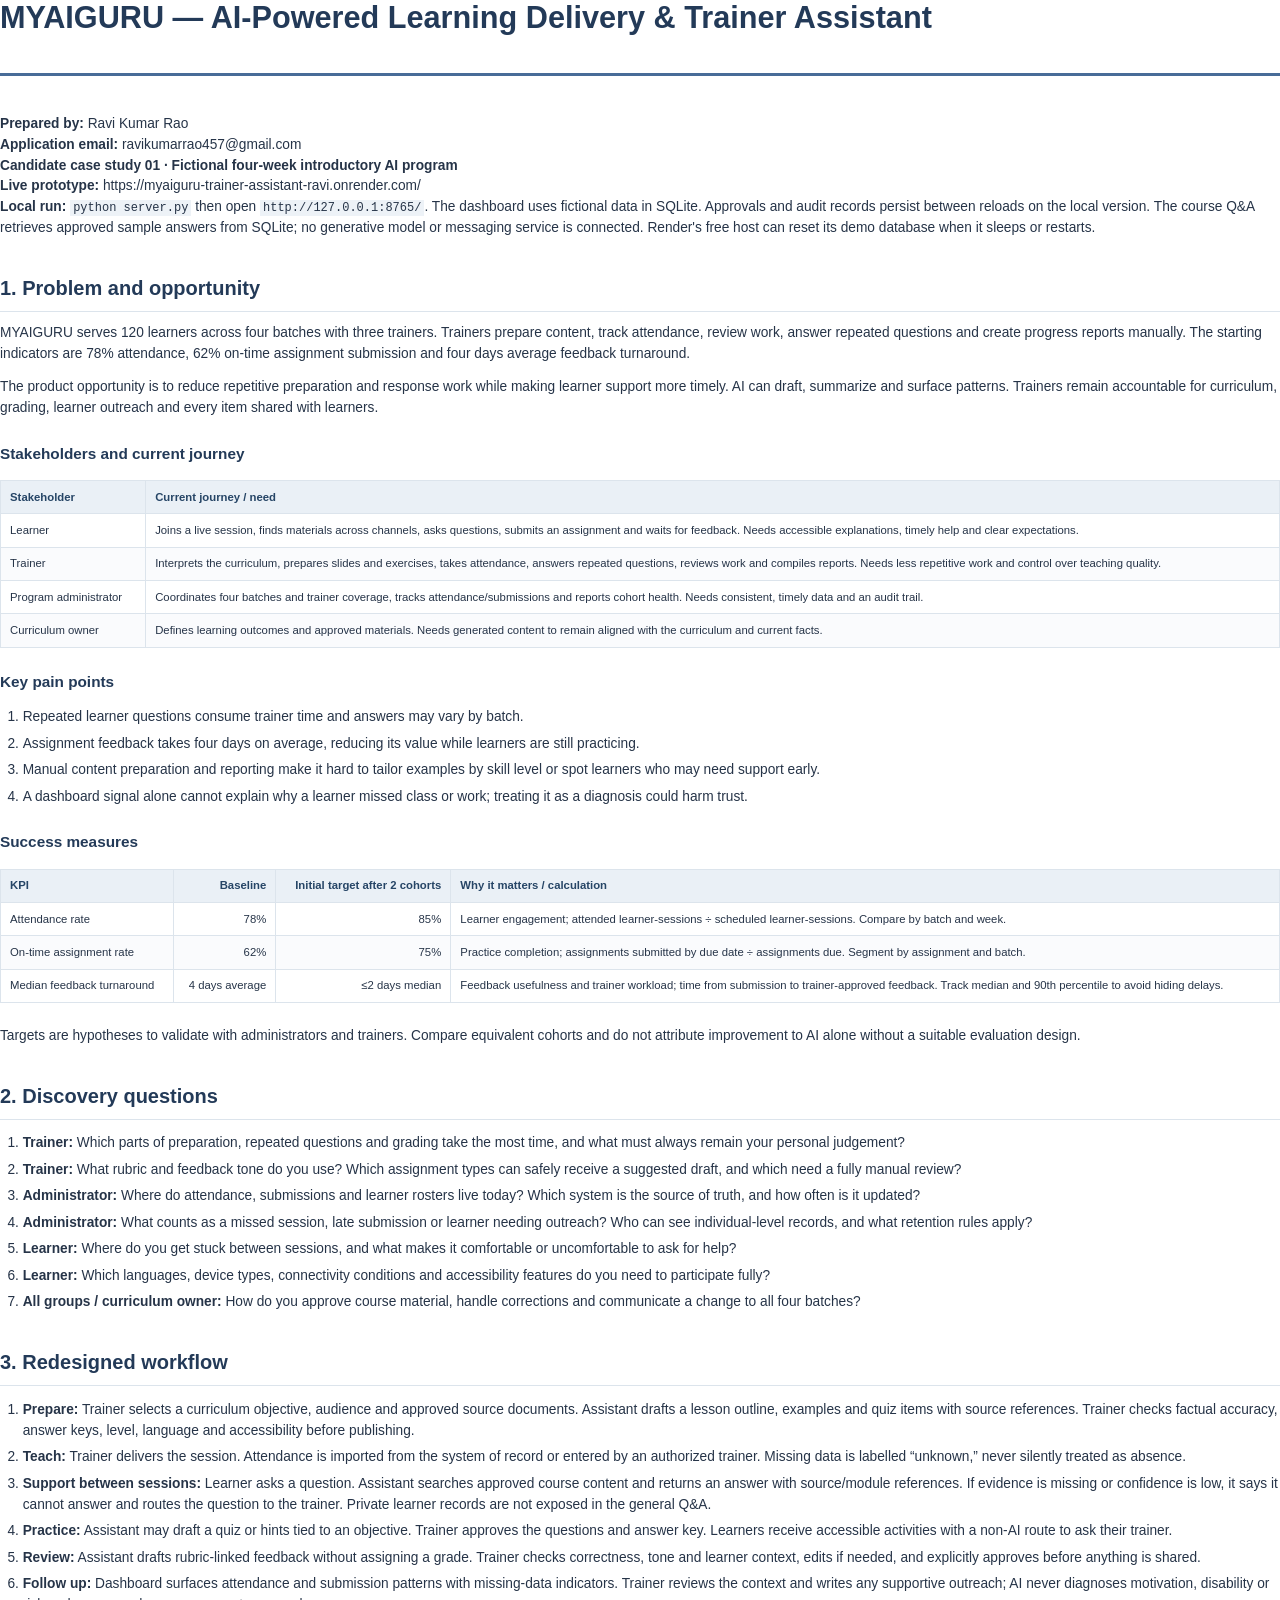
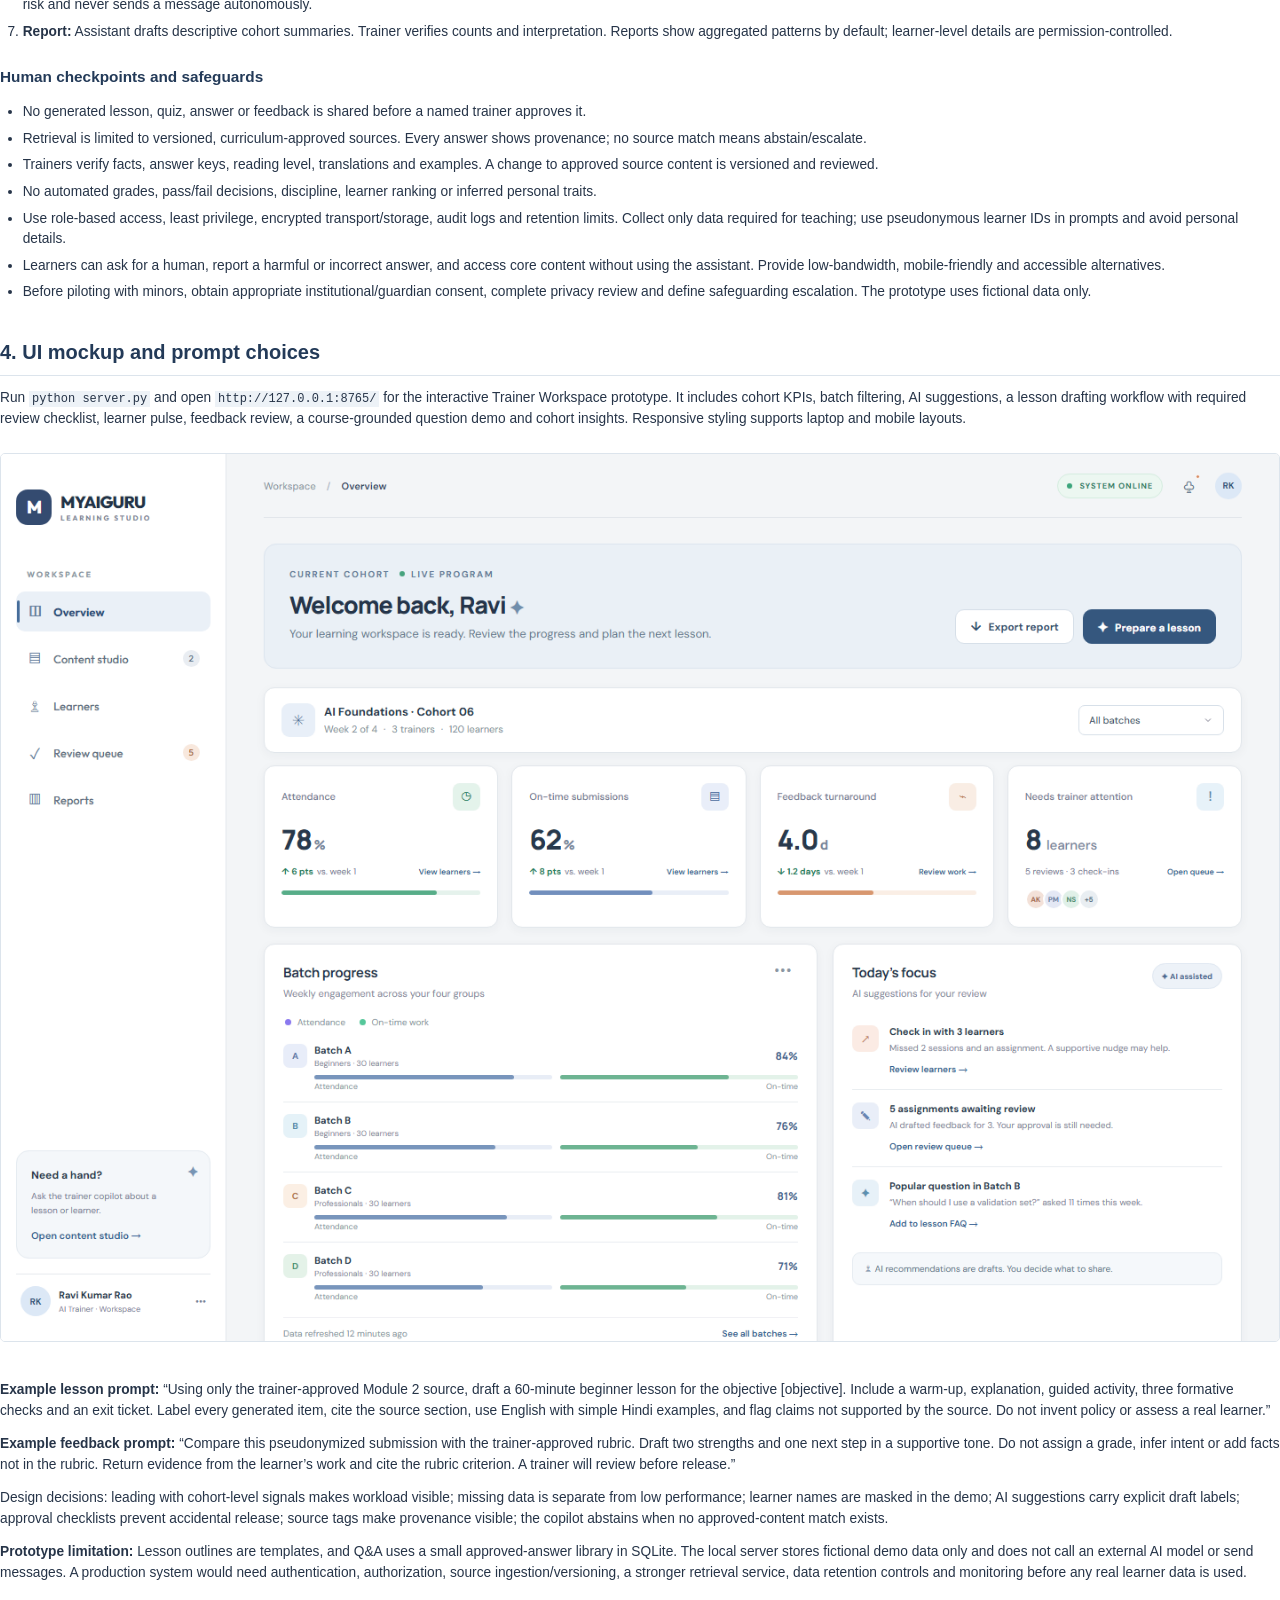
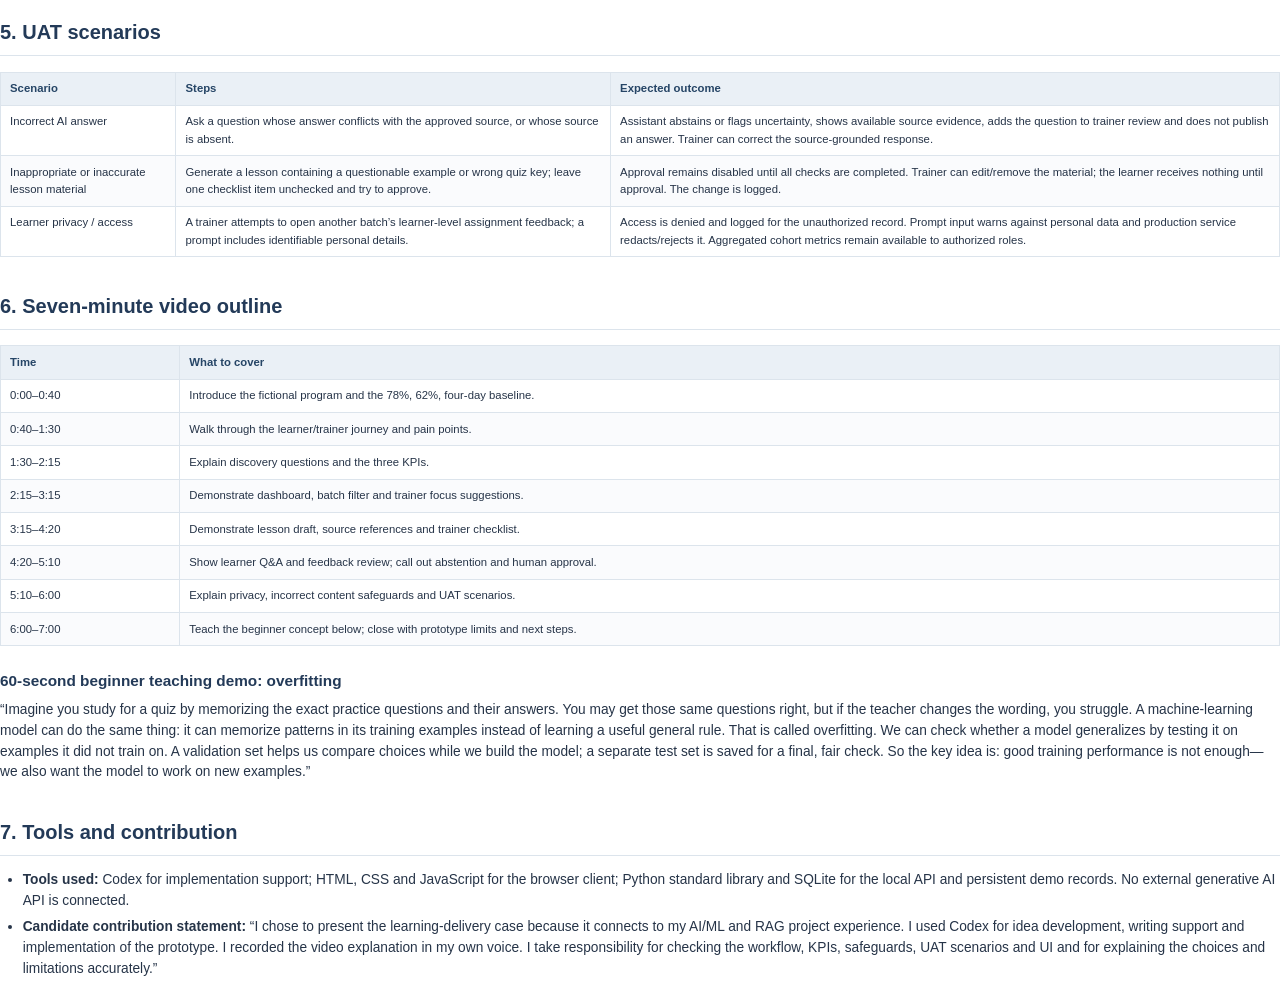
<file: S3K_Ravi_Kumar_Rao_Case_Study_01.html>
<!doctype html><html lang='en'><head><meta charset='utf-8'><title>S3K Case Study 01 — Ravi Kumar Rao</title><style>
@page { size:A4; margin:17mm 16mm 17mm 16mm; }
* { box-sizing:border-box; } body { font:10.3pt/1.52 Arial,sans-serif; color:#263448; margin:0; }
h1,h2,h3 { font-family:Arial,sans-serif; color:#233a58; page-break-after:avoid; }
h1 { font-size:23pt; line-height:1.15; padding-bottom:10mm; border-bottom:3px solid #486c98; margin:0 0 10mm; }
h2 { font-size:15pt; margin:9mm 0 3mm; border-bottom:1px solid #dce4ec; padding-bottom:2mm; }
h3 { font-size:11.5pt; margin:6mm 0 2mm; }
p { margin:0 0 3.2mm; } li { margin-bottom:1.5mm; } ul,ol { padding-left:6mm; }
table { width:100%; border-collapse:collapse; margin:4mm 0 6mm; font-size:8.5pt; page-break-inside:avoid; }
th,td { border:1px solid #dce4ec; padding:2mm 2.4mm; vertical-align:top; }
th { background:#eaf0f6; color:#264566; text-align:left; } tr:nth-child(even) td { background:#fafbfd; }
img { max-width:100%; border:1px solid #dce4ec; border-radius:5px; margin:3mm 0 5mm; }
code { font:9pt Consolas,monospace; background:#edf2f7; padding:1px 3px; overflow-wrap:anywhere; }
a { color:#315b8b; overflow-wrap:anywhere; } blockquote { border-left:3px solid #8fa9c3; margin:4mm 0; padding-left:4mm; }
</style></head><body><h1>MYAIGURU — AI-Powered Learning Delivery &amp; Trainer Assistant</h1>
<p><strong>Prepared by:</strong> Ravi Kumar Rao<br />
<strong>Application email:</strong> ravikumarrao457@gmail.com<br />
<strong>Candidate case study 01 · Fictional four-week introductory AI program</strong><br />
<strong>Live prototype:</strong> https://myaiguru-trainer-assistant-ravi.onrender.com/<br />
<strong>Local run:</strong> <code>python server.py</code> then open <code>http://127.0.0.1:8765/</code>. The dashboard uses fictional data in SQLite. Approvals and audit records persist between reloads on the local version. The course Q&amp;A retrieves approved sample answers from SQLite; no generative model or messaging service is connected. Render's free host can reset its demo database when it sleeps or restarts.</p>
<h2>1. Problem and opportunity</h2>
<p>MYAIGURU serves 120 learners across four batches with three trainers. Trainers prepare content, track attendance, review work, answer repeated questions and create progress reports manually. The starting indicators are 78% attendance, 62% on-time assignment submission and four days average feedback turnaround.</p>
<p>The product opportunity is to reduce repetitive preparation and response work while making learner support more timely. AI can draft, summarize and surface patterns. Trainers remain accountable for curriculum, grading, learner outreach and every item shared with learners.</p>
<h3>Stakeholders and current journey</h3>
<table>
<thead>
<tr>
<th>Stakeholder</th>
<th>Current journey / need</th>
</tr>
</thead>
<tbody>
<tr>
<td>Learner</td>
<td>Joins a live session, finds materials across channels, asks questions, submits an assignment and waits for feedback. Needs accessible explanations, timely help and clear expectations.</td>
</tr>
<tr>
<td>Trainer</td>
<td>Interprets the curriculum, prepares slides and exercises, takes attendance, answers repeated questions, reviews work and compiles reports. Needs less repetitive work and control over teaching quality.</td>
</tr>
<tr>
<td>Program administrator</td>
<td>Coordinates four batches and trainer coverage, tracks attendance/submissions and reports cohort health. Needs consistent, timely data and an audit trail.</td>
</tr>
<tr>
<td>Curriculum owner</td>
<td>Defines learning outcomes and approved materials. Needs generated content to remain aligned with the curriculum and current facts.</td>
</tr>
</tbody>
</table>
<h3>Key pain points</h3>
<ol>
<li>Repeated learner questions consume trainer time and answers may vary by batch.</li>
<li>Assignment feedback takes four days on average, reducing its value while learners are still practicing.</li>
<li>Manual content preparation and reporting make it hard to tailor examples by skill level or spot learners who may need support early.</li>
<li>A dashboard signal alone cannot explain why a learner missed class or work; treating it as a diagnosis could harm trust.</li>
</ol>
<h3>Success measures</h3>
<table>
<thead>
<tr>
<th>KPI</th>
<th style="text-align: right;">Baseline</th>
<th style="text-align: right;">Initial target after 2 cohorts</th>
<th>Why it matters / calculation</th>
</tr>
</thead>
<tbody>
<tr>
<td>Attendance rate</td>
<td style="text-align: right;">78%</td>
<td style="text-align: right;">85%</td>
<td>Learner engagement; attended learner-sessions ÷ scheduled learner-sessions. Compare by batch and week.</td>
</tr>
<tr>
<td>On-time assignment rate</td>
<td style="text-align: right;">62%</td>
<td style="text-align: right;">75%</td>
<td>Practice completion; assignments submitted by due date ÷ assignments due. Segment by assignment and batch.</td>
</tr>
<tr>
<td>Median feedback turnaround</td>
<td style="text-align: right;">4 days average</td>
<td style="text-align: right;">≤2 days median</td>
<td>Feedback usefulness and trainer workload; time from submission to trainer-approved feedback. Track median and 90th percentile to avoid hiding delays.</td>
</tr>
</tbody>
</table>
<p>Targets are hypotheses to validate with administrators and trainers. Compare equivalent cohorts and do not attribute improvement to AI alone without a suitable evaluation design.</p>
<h2>2. Discovery questions</h2>
<ol>
<li><strong>Trainer:</strong> Which parts of preparation, repeated questions and grading take the most time, and what must always remain your personal judgement?</li>
<li><strong>Trainer:</strong> What rubric and feedback tone do you use? Which assignment types can safely receive a suggested draft, and which need a fully manual review?</li>
<li><strong>Administrator:</strong> Where do attendance, submissions and learner rosters live today? Which system is the source of truth, and how often is it updated?</li>
<li><strong>Administrator:</strong> What counts as a missed session, late submission or learner needing outreach? Who can see individual-level records, and what retention rules apply?</li>
<li><strong>Learner:</strong> Where do you get stuck between sessions, and what makes it comfortable or uncomfortable to ask for help?</li>
<li><strong>Learner:</strong> Which languages, device types, connectivity conditions and accessibility features do you need to participate fully?</li>
<li><strong>All groups / curriculum owner:</strong> How do you approve course material, handle corrections and communicate a change to all four batches?</li>
</ol>
<h2>3. Redesigned workflow</h2>
<ol>
<li><strong>Prepare:</strong> Trainer selects a curriculum objective, audience and approved source documents. Assistant drafts a lesson outline, examples and quiz items with source references. Trainer checks factual accuracy, answer keys, level, language and accessibility before publishing.</li>
<li><strong>Teach:</strong> Trainer delivers the session. Attendance is imported from the system of record or entered by an authorized trainer. Missing data is labelled “unknown,” never silently treated as absence.</li>
<li><strong>Support between sessions:</strong> Learner asks a question. Assistant searches approved course content and returns an answer with source/module references. If evidence is missing or confidence is low, it says it cannot answer and routes the question to the trainer. Private learner records are not exposed in the general Q&amp;A.</li>
<li><strong>Practice:</strong> Assistant may draft a quiz or hints tied to an objective. Trainer approves the questions and answer key. Learners receive accessible activities with a non-AI route to ask their trainer.</li>
<li><strong>Review:</strong> Assistant drafts rubric-linked feedback without assigning a grade. Trainer checks correctness, tone and learner context, edits if needed, and explicitly approves before anything is shared.</li>
<li><strong>Follow up:</strong> Dashboard surfaces attendance and submission patterns with missing-data indicators. Trainer reviews the context and writes any supportive outreach; AI never diagnoses motivation, disability or risk and never sends a message autonomously.</li>
<li><strong>Report:</strong> Assistant drafts descriptive cohort summaries. Trainer verifies counts and interpretation. Reports show aggregated patterns by default; learner-level details are permission-controlled.</li>
</ol>
<h3>Human checkpoints and safeguards</h3>
<ul>
<li>No generated lesson, quiz, answer or feedback is shared before a named trainer approves it.</li>
<li>Retrieval is limited to versioned, curriculum-approved sources. Every answer shows provenance; no source match means abstain/escalate.</li>
<li>Trainers verify facts, answer keys, reading level, translations and examples. A change to approved source content is versioned and reviewed.</li>
<li>No automated grades, pass/fail decisions, discipline, learner ranking or inferred personal traits.</li>
<li>Use role-based access, least privilege, encrypted transport/storage, audit logs and retention limits. Collect only data required for teaching; use pseudonymous learner IDs in prompts and avoid personal details.</li>
<li>Learners can ask for a human, report a harmful or incorrect answer, and access core content without using the assistant. Provide low-bandwidth, mobile-friendly and accessible alternatives.</li>
<li>Before piloting with minors, obtain appropriate institutional/guardian consent, complete privacy review and define safeguarding escalation. The prototype uses fictional data only.</li>
</ul>
<h2>4. UI mockup and prompt choices</h2>
<p>Run <code>python server.py</code> and open <code>http://127.0.0.1:8765/</code> for the interactive Trainer Workspace prototype. It includes cohort KPIs, batch filtering, AI suggestions, a lesson drafting workflow with required review checklist, learner pulse, feedback review, a course-grounded question demo and cohort insights. Responsive styling supports laptop and mobile layouts.</p>
<p><img alt="Trainer Workspace dashboard mockup" src="dashboard.png" /></p>
<p><strong>Example lesson prompt:</strong> “Using only the trainer-approved Module 2 source, draft a 60-minute beginner lesson for the objective [objective]. Include a warm-up, explanation, guided activity, three formative checks and an exit ticket. Label every generated item, cite the source section, use English with simple Hindi examples, and flag claims not supported by the source. Do not invent policy or assess a real learner.”</p>
<p><strong>Example feedback prompt:</strong> “Compare this pseudonymized submission with the trainer-approved rubric. Draft two strengths and one next step in a supportive tone. Do not assign a grade, infer intent or add facts not in the rubric. Return evidence from the learner’s work and cite the rubric criterion. A trainer will review before release.”</p>
<p>Design decisions: leading with cohort-level signals makes workload visible; missing data is separate from low performance; learner names are masked in the demo; AI suggestions carry explicit draft labels; approval checklists prevent accidental release; source tags make provenance visible; the copilot abstains when no approved-content match exists.</p>
<p><strong>Prototype limitation:</strong> Lesson outlines are templates, and Q&amp;A uses a small approved-answer library in SQLite. The local server stores fictional demo data only and does not call an external AI model or send messages. A production system would need authentication, authorization, source ingestion/versioning, a stronger retrieval service, data retention controls and monitoring before any real learner data is used.</p>
<h2>5. UAT scenarios</h2>
<table>
<thead>
<tr>
<th>Scenario</th>
<th>Steps</th>
<th>Expected outcome</th>
</tr>
</thead>
<tbody>
<tr>
<td>Incorrect AI answer</td>
<td>Ask a question whose answer conflicts with the approved source, or whose source is absent.</td>
<td>Assistant abstains or flags uncertainty, shows available source evidence, adds the question to trainer review and does not publish an answer. Trainer can correct the source-grounded response.</td>
</tr>
<tr>
<td>Inappropriate or inaccurate lesson material</td>
<td>Generate a lesson containing a questionable example or wrong quiz key; leave one checklist item unchecked and try to approve.</td>
<td>Approval remains disabled until all checks are completed. Trainer can edit/remove the material; the learner receives nothing until approval. The change is logged.</td>
</tr>
<tr>
<td>Learner privacy / access</td>
<td>A trainer attempts to open another batch’s learner-level assignment feedback; a prompt includes identifiable personal details.</td>
<td>Access is denied and logged for the unauthorized record. Prompt input warns against personal data and production service redacts/rejects it. Aggregated cohort metrics remain available to authorized roles.</td>
</tr>
</tbody>
</table>
<h2>6. Seven-minute video outline</h2>
<table>
<thead>
<tr>
<th>Time</th>
<th>What to cover</th>
</tr>
</thead>
<tbody>
<tr>
<td>0:00–0:40</td>
<td>Introduce the fictional program and the 78%, 62%, four-day baseline.</td>
</tr>
<tr>
<td>0:40–1:30</td>
<td>Walk through the learner/trainer journey and pain points.</td>
</tr>
<tr>
<td>1:30–2:15</td>
<td>Explain discovery questions and the three KPIs.</td>
</tr>
<tr>
<td>2:15–3:15</td>
<td>Demonstrate dashboard, batch filter and trainer focus suggestions.</td>
</tr>
<tr>
<td>3:15–4:20</td>
<td>Demonstrate lesson draft, source references and trainer checklist.</td>
</tr>
<tr>
<td>4:20–5:10</td>
<td>Show learner Q&amp;A and feedback review; call out abstention and human approval.</td>
</tr>
<tr>
<td>5:10–6:00</td>
<td>Explain privacy, incorrect content safeguards and UAT scenarios.</td>
</tr>
<tr>
<td>6:00–7:00</td>
<td>Teach the beginner concept below; close with prototype limits and next steps.</td>
</tr>
</tbody>
</table>
<h3>60-second beginner teaching demo: overfitting</h3>
<p>“Imagine you study for a quiz by memorizing the exact practice questions and their answers. You may get those same questions right, but if the teacher changes the wording, you struggle. A machine-learning model can do the same thing: it can memorize patterns in its training examples instead of learning a useful general rule. That is called overfitting. We can check whether a model generalizes by testing it on examples it did not train on. A validation set helps us compare choices while we build the model; a separate test set is saved for a final, fair check. So the key idea is: good training performance is not enough—we also want the model to work on new examples.”</p>
<h2>7. Tools and contribution</h2>
<ul>
<li><strong>Tools used:</strong> Codex for implementation support; HTML, CSS and JavaScript for the browser client; Python standard library and SQLite for the local API and persistent demo records. No external generative AI API is connected.</li>
<li><strong>Candidate contribution statement:</strong> “I chose to present the learning-delivery case because it connects to my AI/ML and RAG project experience. I used Codex for idea development, writing support and implementation of the prototype. I recorded the video explanation in my own voice. I take responsibility for checking the workflow, KPIs, safeguards, UAT scenarios and UI and for explaining the choices and limitations accurately.”</li>
</ul></body></html>
</file>
